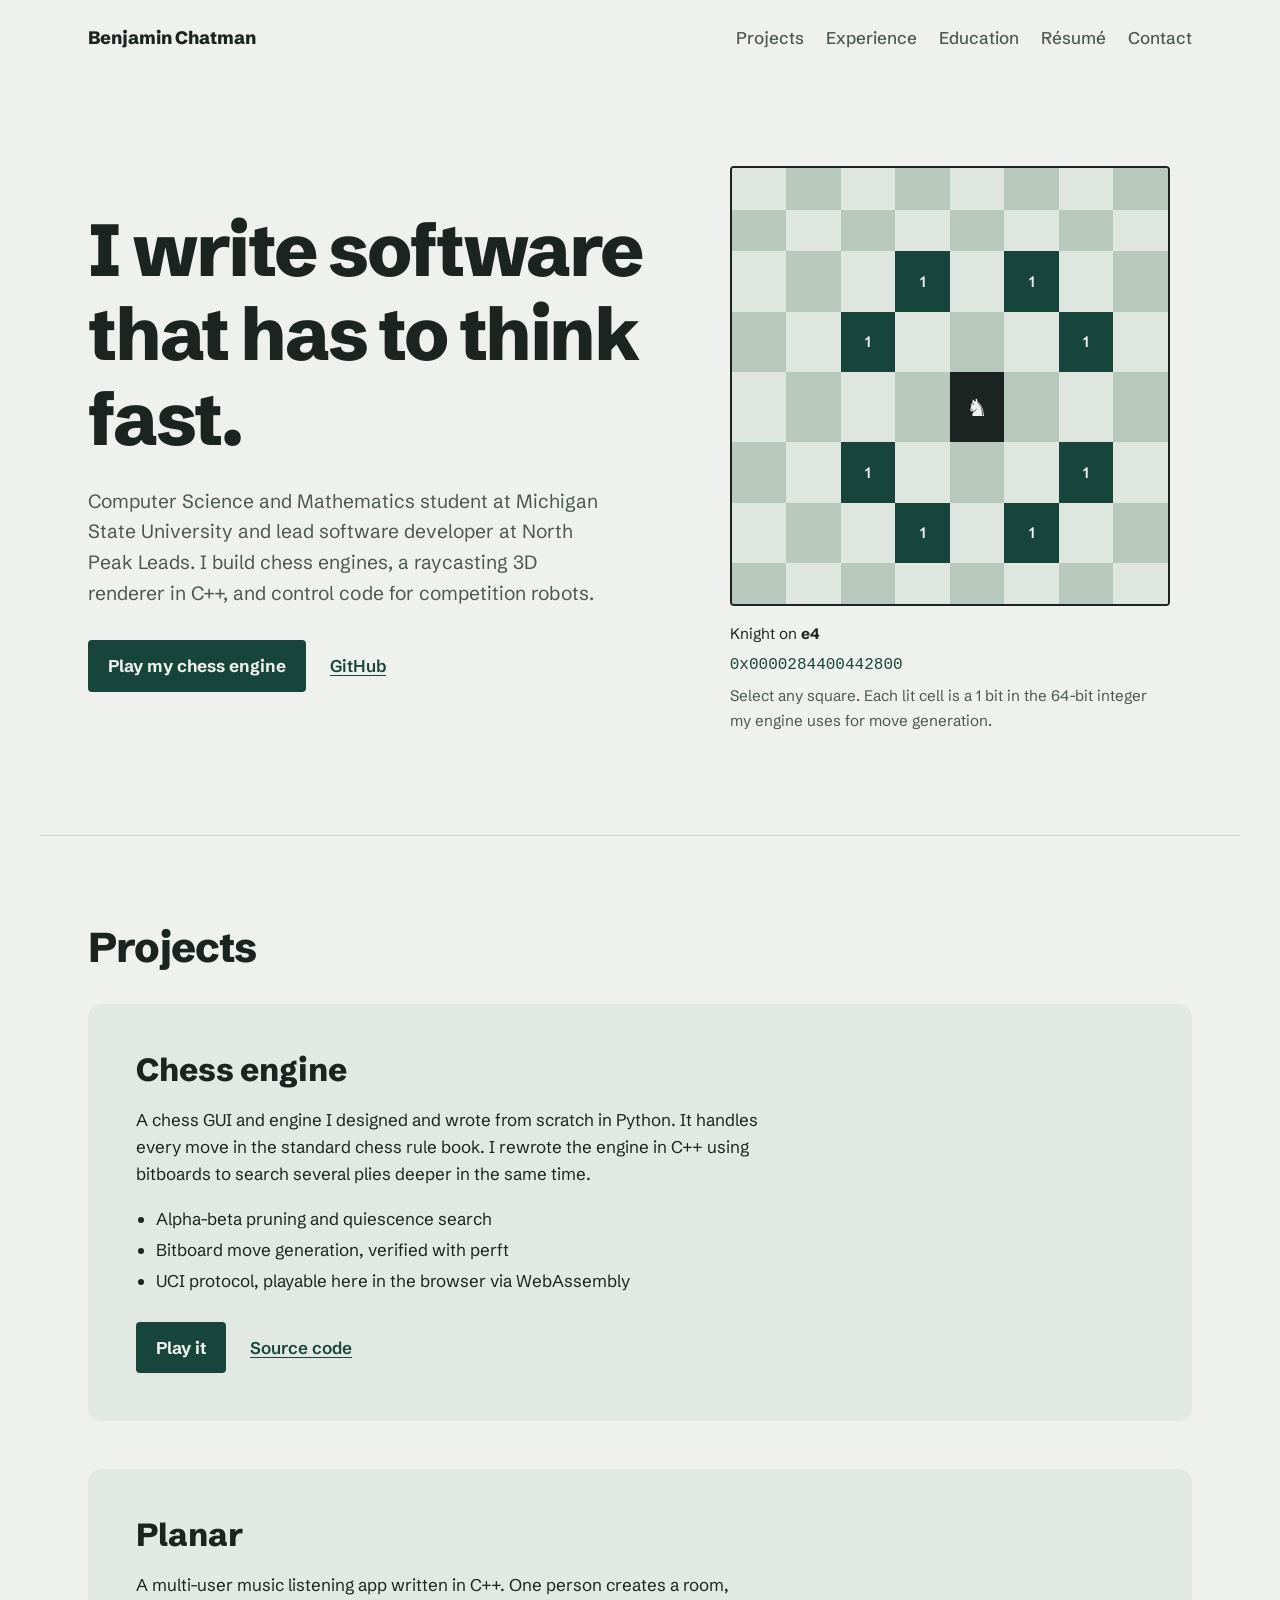
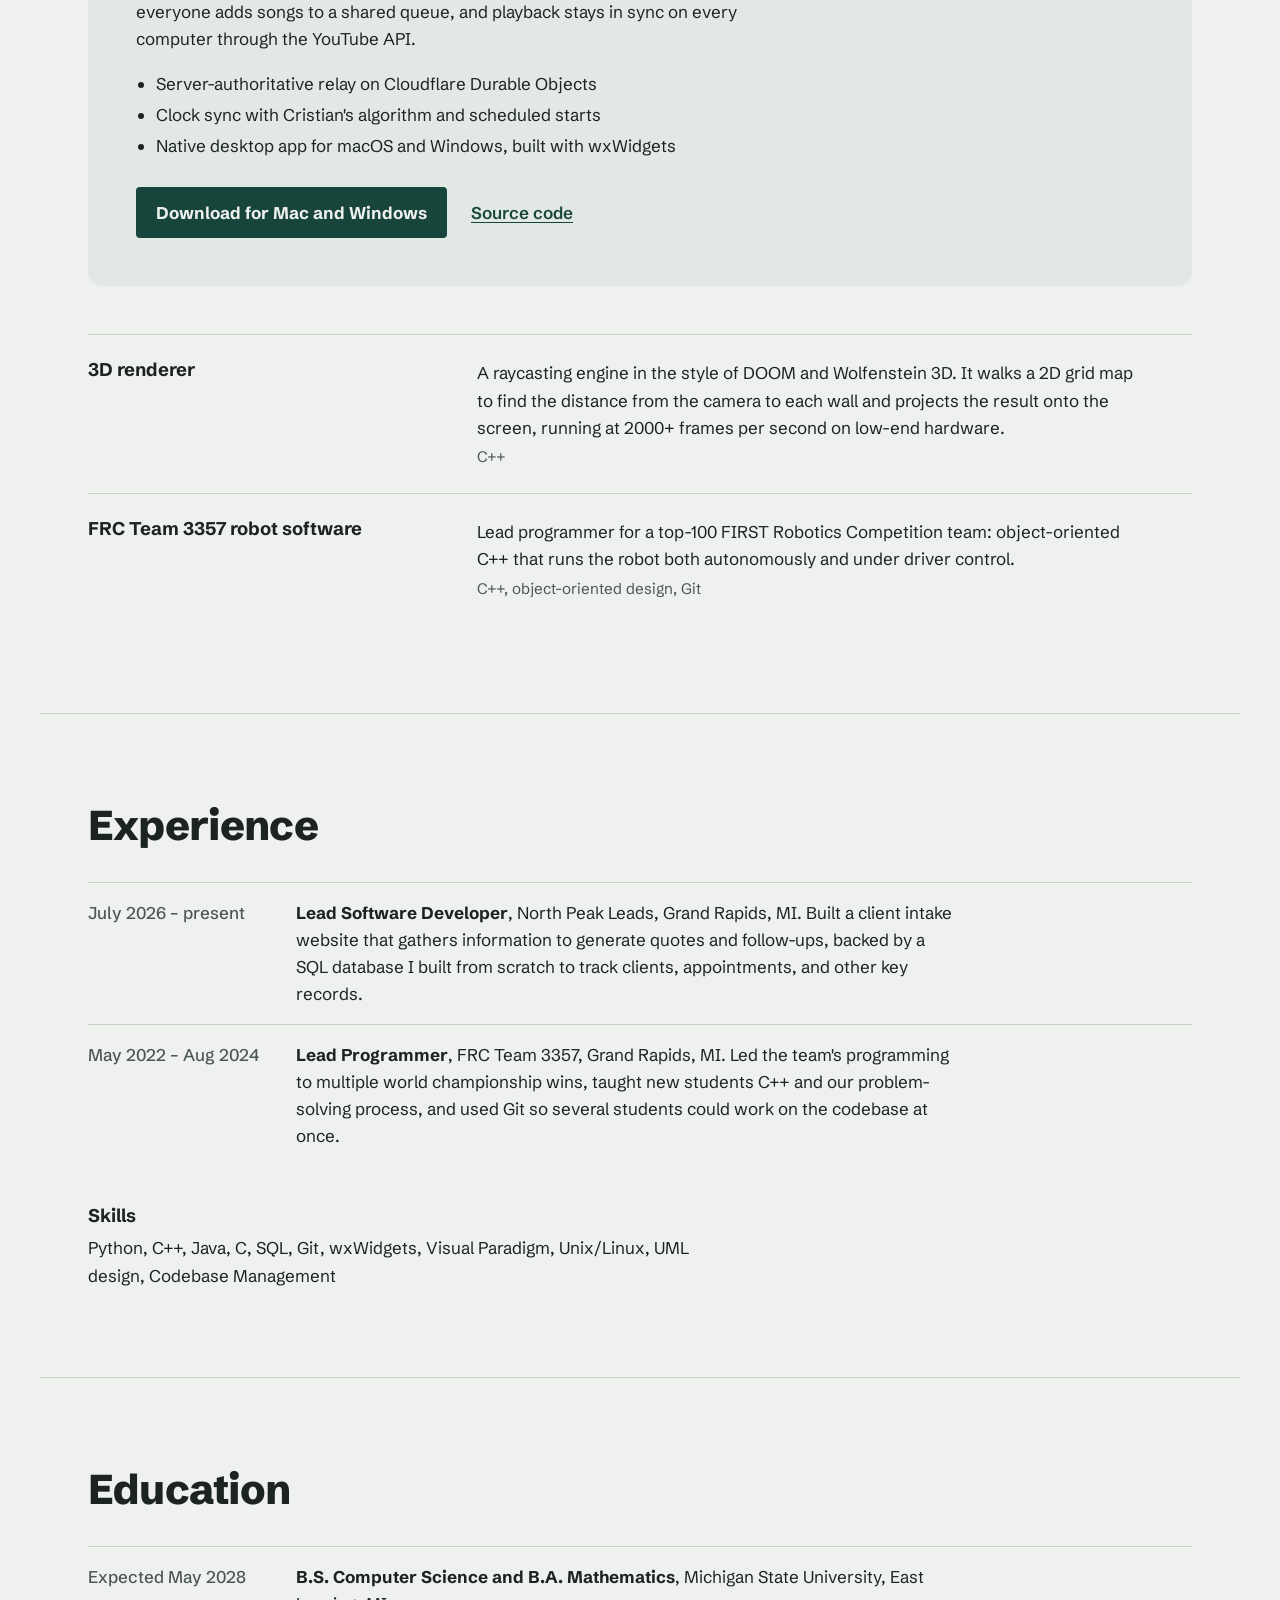
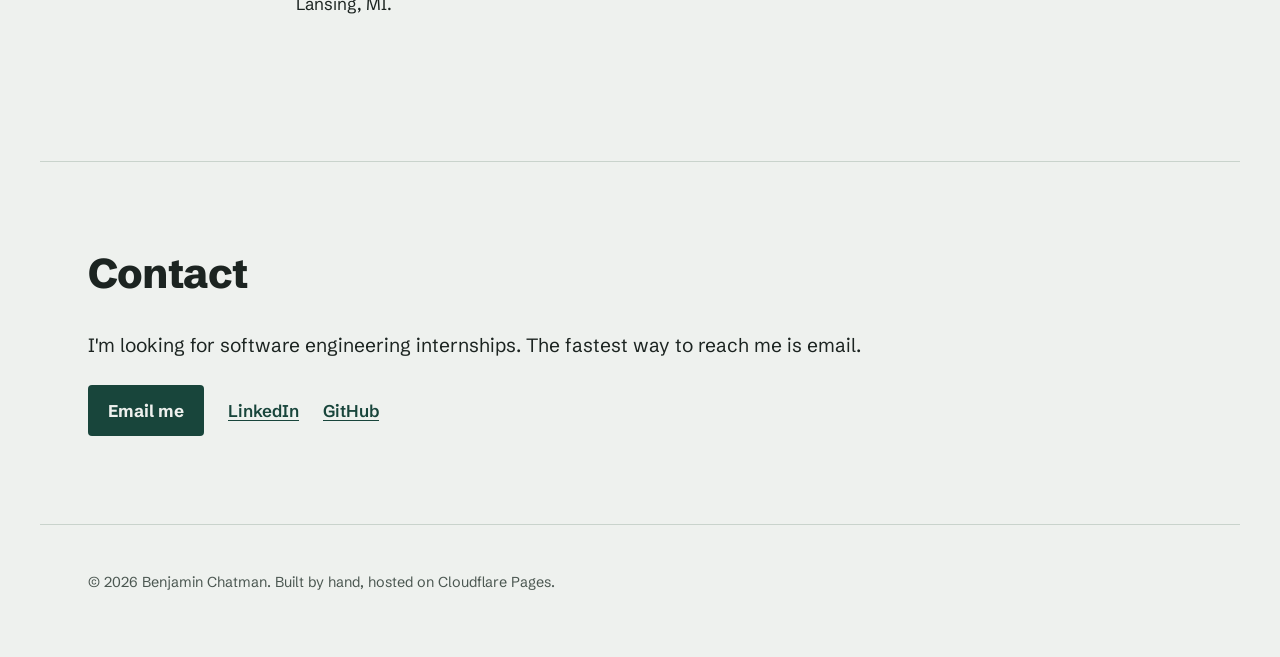
<file: index.html>
<!doctype html>
<html lang="en">
<head>
  <meta charset="utf-8">
  <meta name="viewport" content="width=device-width, initial-scale=1">
  <title>Benjamin Chatman</title>
  <meta name="description" content="Benjamin Chatman — Computer Science and Mathematics at Michigan State University. Chess engines, C++ rendering, and robot software.">
  <link rel="icon" href="/assets/favicon.svg" type="image/svg+xml">
  <link rel="preconnect" href="https://fonts.googleapis.com">
  <link rel="preconnect" href="https://fonts.gstatic.com" crossorigin>
  <link href="https://fonts.googleapis.com/css2?family=Schibsted+Grotesk:wght@400;500;700;800&display=swap" rel="stylesheet">
  <link rel="stylesheet" href="/styles.css">
</head>
<body>
  <a class="skip" href="#main">Skip to content</a>

  <header class="site-header">
    <a class="wordmark" href="/">Benjamin Chatman</a>
    <nav aria-label="Main">
      <a href="#projects">Projects</a>
      <a href="#experience">Experience</a>
      <a href="#education">Education</a>
      <a href="/Resume%20-%20Benjamin%20Chatman.pdf">Résumé</a>
      <a href="#contact">Contact</a>
    </nav>
  </header>

  <main id="main">
    <section class="hero">
      <div class="hero-text">
        <h1>I write software that has to think fast.</h1>
        <p class="lede">
          Computer Science and Mathematics student at Michigan State University
          and lead software developer at North Peak Leads. I build chess
          engines, a raycasting 3D renderer in C++, and control code for
          competition robots.
        </p>
        <p class="hero-links">
          <a class="button" href="/chess/">Play my chess engine</a>
          <a class="text-link" href="https://github.com/bennyjjumpin">GitHub</a>
        </p>
      </div>

      <figure class="bitboard" aria-labelledby="bb-caption">
        <div class="board" id="board" role="grid" aria-label="Chessboard. Select a square to see a knight's attack bitboard."></div>
        <figcaption id="bb-caption">
          <span class="bb-sq">Knight on <strong id="bb-square">e4</strong></span>
          <code id="bb-hex">0x0000284400442800</code>
          <span class="bb-hint">Select any square. Each lit cell is a 1 bit in the 64-bit integer my engine uses for move generation.</span>
        </figcaption>
      </figure>
    </section>

    <section id="projects" class="section">
      <h2>Projects</h2>

      <article class="feature">
        <div class="feature-body">
          <h3>Chess engine</h3>
          <p>
            A chess GUI and engine I designed and wrote from scratch in Python.
            It handles every move in the standard chess rule book. I rewrote the engine in C++
            using bitboards to search several plies deeper in the same time.
          </p>
          <ul class="facts">
            <li>Alpha-beta pruning and quiescence search</li>
            <li>Bitboard move generation, verified with perft</li>
            <li>UCI protocol, playable here in the browser via WebAssembly</li>
          </ul>
          <p class="feature-links">
            <a class="button" href="/chess/">Play it</a>
            <a class="text-link" href="https://github.com/bennyjjumpin/Chess_Engine">Source code</a>
          </p>
        </div>
      </article>

      <article class="feature">
        <div class="feature-body">
          <h3>Planar</h3>
          <p>
            A multi-user music listening app written in C++. One person creates
            a room, everyone adds songs to a shared queue, and playback stays
            in sync on every computer through the YouTube API.
          </p>
          <ul class="facts">
            <li>Server-authoritative relay on Cloudflare Durable Objects</li>
            <li>Clock sync with Cristian's algorithm and scheduled starts</li>
            <li>Native desktop app for macOS and Windows, built with wxWidgets</li>
          </ul>
          <p class="feature-links">
            <a class="button" href="/planar/">Download for Mac and Windows</a>
            <a class="text-link" href="https://github.com/bennyjjumpin/Planar">Source code</a>
          </p>
        </div>
      </article>

      <ul class="project-list">
        <li>
          <h3>3D renderer</h3>
          <p>A raycasting engine in the style of DOOM and Wolfenstein 3D. It walks a 2D grid map to find the distance from the camera to each wall and projects the result onto the screen, running at 2000+ frames per second on low-end hardware.</p>
          <p class="stack">C++</p>
        </li>
        <li>
          <h3>FRC Team 3357 robot software</h3>
          <p>Lead programmer for a top-100 FIRST Robotics Competition team: object-oriented C++ that runs the robot both autonomously and under driver control.</p>
          <p class="stack">C++, object-oriented design, Git</p>
        </li>
      </ul>
    </section>

    <section id="experience" class="section">
      <h2>Experience</h2>
      <dl class="timeline">
        <div>
          <dt>July 2026 – present</dt>
          <dd><strong>Lead Software Developer</strong>, North Peak Leads, Grand Rapids, MI. Built a client intake website that gathers information to generate quotes and follow-ups, backed by a SQL database I built from scratch to track clients, appointments, and other key records.</dd>
        </div>
        <div>
          <dt>May 2022 – Aug 2024</dt>
          <dd><strong>Lead Programmer</strong>, FRC Team 3357, Grand Rapids, MI. Led the team's programming to multiple world championship wins, taught new students C++ and our problem-solving process, and used Git so several students could work on the codebase at once.</dd>
        </div>
      </dl>

      <h3 class="subhead">Skills</h3>
      <p class="skills">Python, C++, Java, C, SQL, Git, wxWidgets, Visual Paradigm, Unix/Linux, UML design, Codebase Management</p>
    </section>

    <section id="education" class="section">
      <h2>Education</h2>
      <dl class="timeline">
        <div>
          <dt>Expected May 2028</dt>
          <dd><strong>B.S. Computer Science and B.A. Mathematics</strong>, Michigan State University, East Lansing, MI.</dd>
        </div>
      </dl>
    </section>

    <section id="contact" class="section contact">
      <h2>Contact</h2>
      <p>I'm looking for software engineering internships. The fastest way to reach me is email.</p>
      <p class="contact-links">
        <a class="button" href="mailto:bennyjjumpin05@gmail.com">Email me</a>
        <a class="text-link" href="https://www.linkedin.com/in/benjamin-chatman-3366b4305">LinkedIn</a>
        <a class="text-link" href="https://github.com/bennyjjumpin">GitHub</a>
      </p>
    </section>
  </main>

  <footer class="site-footer">
    <p>© <span id="year">2026</span> Benjamin Chatman. Built by hand, hosted on Cloudflare Pages.</p>
  </footer>

  <script src="/script.js" defer></script>
</body>
</html>
</file>
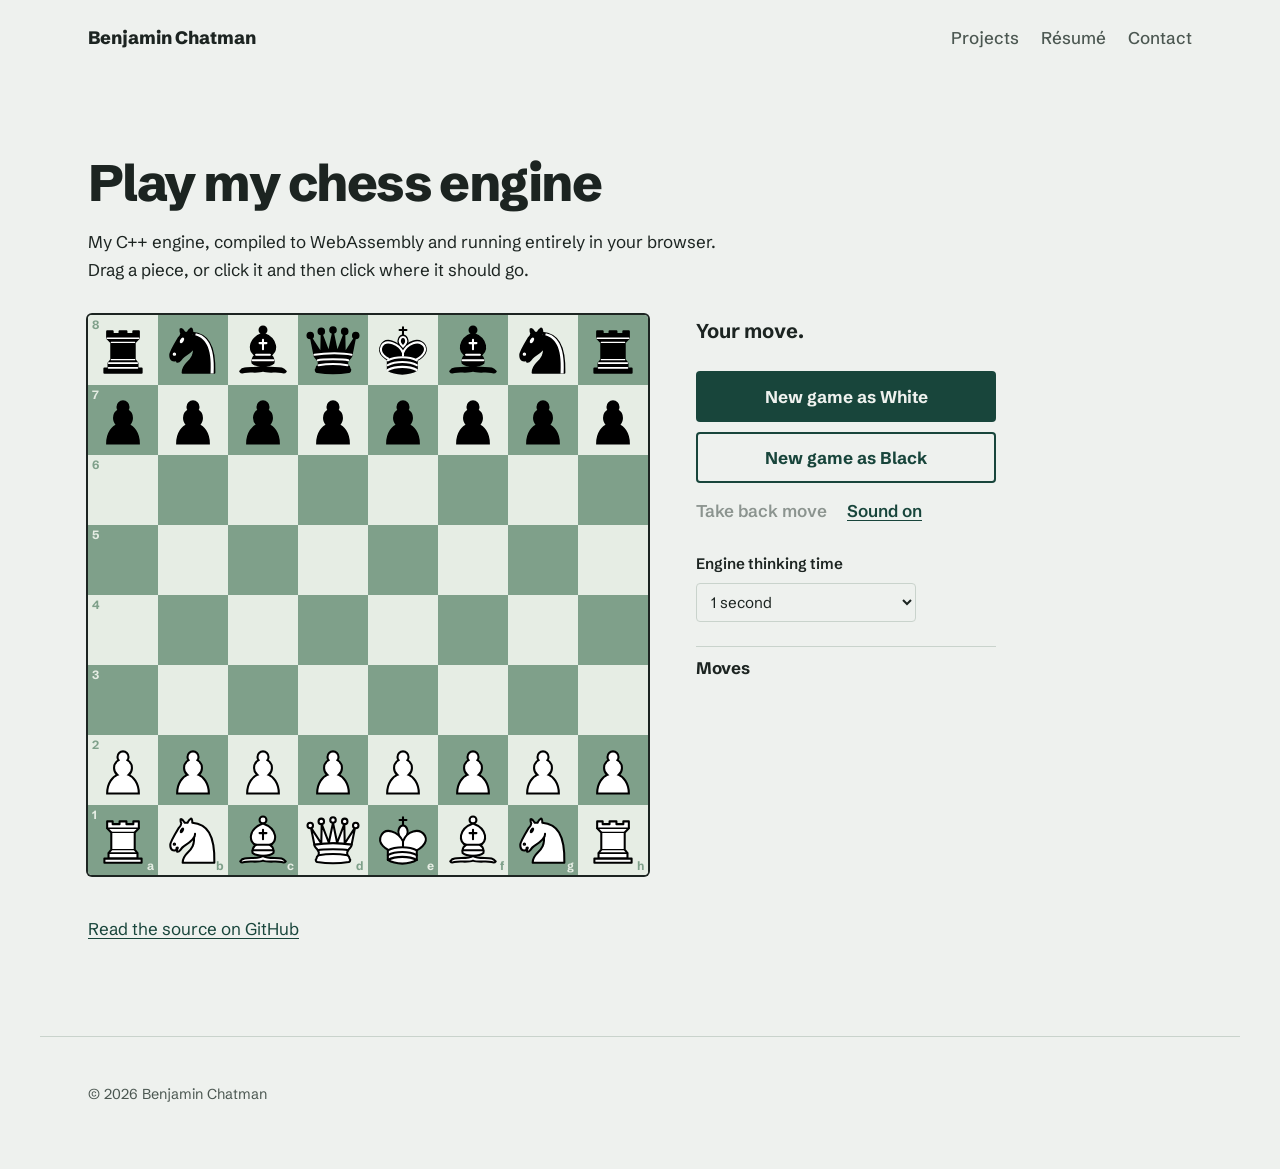
<file: chess/index.html>
<!doctype html>
<html lang="en">
<head>
  <meta charset="utf-8">
  <meta name="viewport" content="width=device-width, initial-scale=1">
  <title>Play my chess engine | Benjamin Chatman</title>
  <link rel="icon" href="/assets/favicon.svg" type="image/svg+xml">
  <link rel="preconnect" href="https://fonts.googleapis.com">
  <link rel="preconnect" href="https://fonts.gstatic.com" crossorigin>
  <link href="https://fonts.googleapis.com/css2?family=Schibsted+Grotesk:wght@400;500;700;800&display=swap" rel="stylesheet">
  <link rel="stylesheet" href="/styles.css">
  <link rel="stylesheet" href="chess.css">
</head>
<body>
  <header class="site-header">
    <a class="wordmark" href="/">Benjamin Chatman</a>
    <nav aria-label="Main">
      <a href="/#projects">Projects</a>
      <a href="/resume.pdf">Résumé</a>
      <a href="/#contact">Contact</a>
    </nav>
  </header>

  <main class="page">
    <h1>Play my chess engine</h1>
    <p class="intro">
      My C++ engine, compiled to WebAssembly and running entirely in your
      browser. Drag a piece, or click it and then click where it should go.
    </p>

    <div class="game">
      <div class="board-wrap">
        <div class="chessboard" id="board" role="grid" aria-label="Chessboard"></div>

        <div class="promo" id="promo" hidden>
          <p>Promote to</p>
          <div class="promo-choices" id="promo-choices"></div>
          <button type="button" class="text-button" id="promo-cancel">Cancel</button>
        </div>
      </div>

      <aside class="panel" aria-label="Game controls">
        <p class="status" id="status" aria-live="polite">Loading the engine…</p>

        <div class="controls">
          <button type="button" class="button" id="new-white">New game as White</button>
          <button type="button" class="button button-secondary" id="new-black">New game as Black</button>
          <div class="small-controls">
            <button type="button" class="text-button" id="undo">Take back move</button>
            <button type="button" class="text-button" id="sound" aria-pressed="true">Sound on</button>
          </div>
        </div>

        <label class="think">
          Engine thinking time
          <select id="think-time">
            <option value="250">0.25 seconds</option>
            <option value="1000" selected>1 second</option>
            <option value="3000">3 seconds</option>
          </select>
        </label>

        <div class="moves">
          <h2>Moves</h2>
          <ol id="move-list"></ol>
        </div>
      </aside>
    </div>

    <p class="source-link"><a href="https://github.com/bennyjjumpin/Chess-Engine">Read the source on GitHub</a></p>
  </main>

  <footer class="site-footer">
    <p>© 2026 Benjamin Chatman</p>
  </footer>

  <script src="chess.js" defer></script>
</body>
</html>
</file>
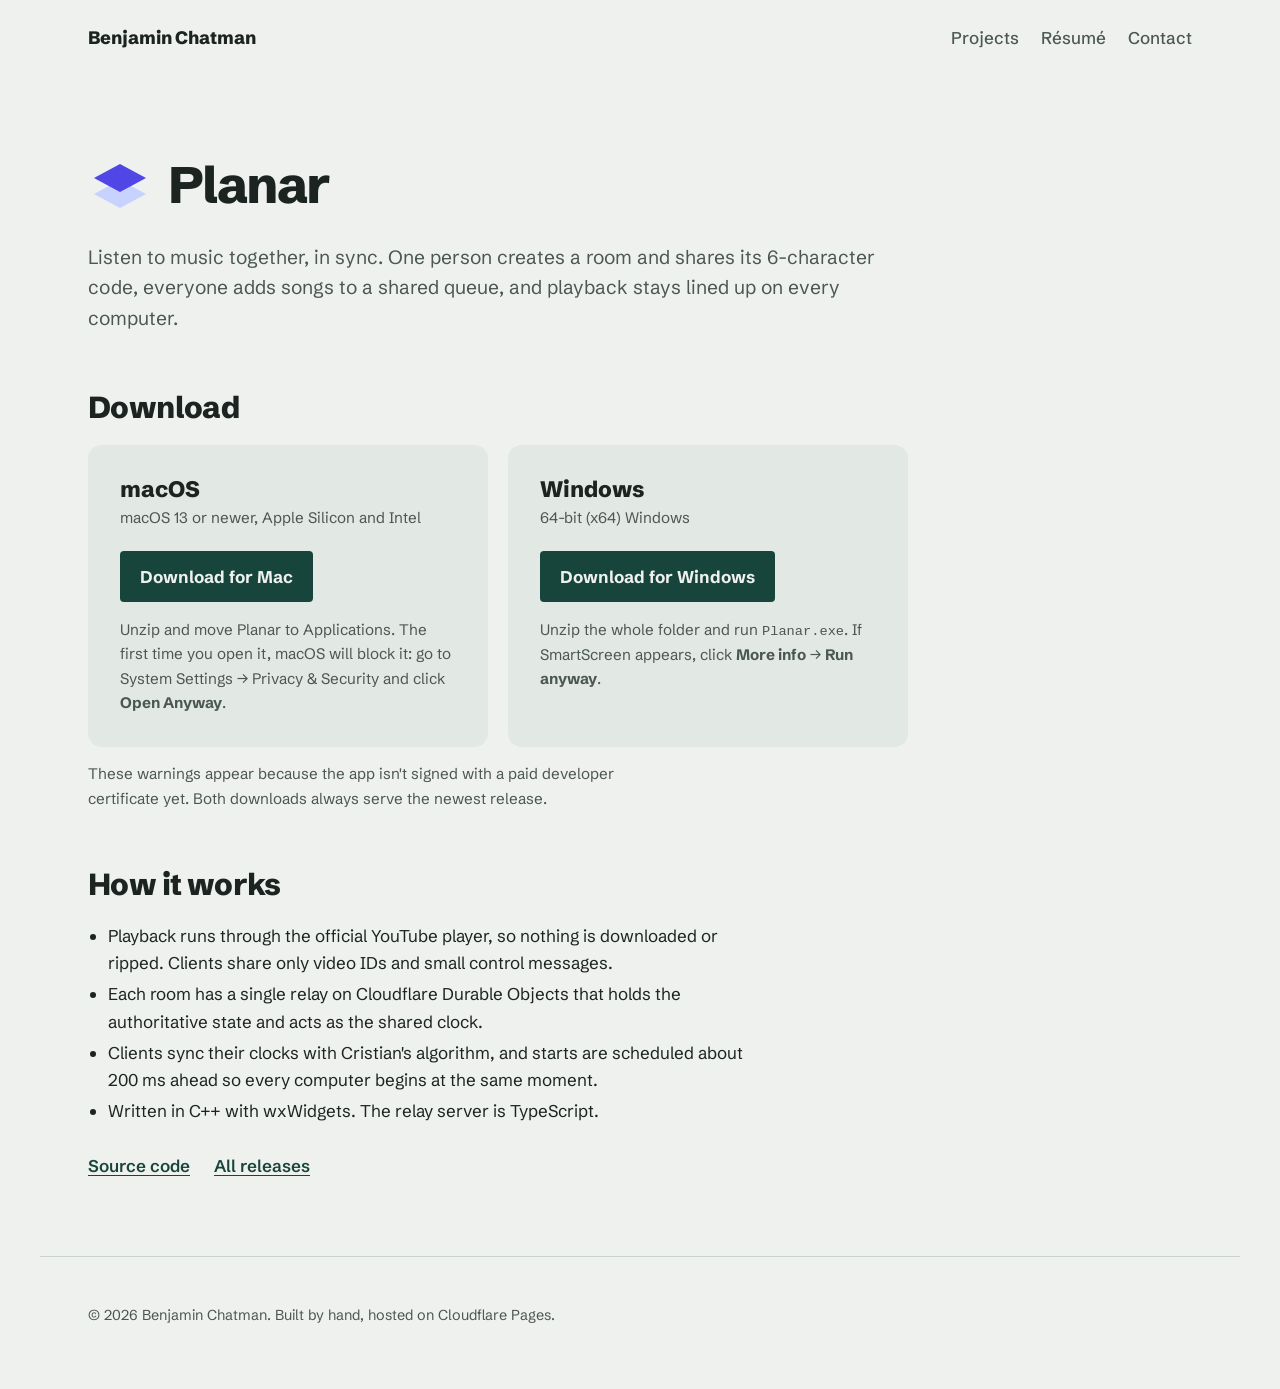
<file: planar/index.html>
<!doctype html>
<html lang="en">
<head>
  <meta charset="utf-8">
  <meta name="viewport" content="width=device-width, initial-scale=1">
  <title>Download Planar | Benjamin Chatman</title>
  <meta name="description" content="Planar, a desktop app for listening to music together in sync. Free download for macOS and Windows.">
  <link rel="icon" href="/planar/planar.svg" type="image/svg+xml">
  <link rel="preconnect" href="https://fonts.googleapis.com">
  <link rel="preconnect" href="https://fonts.gstatic.com" crossorigin>
  <link href="https://fonts.googleapis.com/css2?family=Schibsted+Grotesk:wght@400;500;700;800&display=swap" rel="stylesheet">
  <link rel="stylesheet" href="/styles.css">
</head>
<body>
  <a class="skip" href="#main">Skip to content</a>

  <header class="site-header">
    <a class="wordmark" href="/">Benjamin Chatman</a>
    <nav aria-label="Main">
      <a href="/#projects">Projects</a>
      <a href="/Resume%20-%20Benjamin%20Chatman.pdf">Résumé</a>
      <a href="/#contact">Contact</a>
    </nav>
  </header>

  <main id="main" class="page">
    <div class="app-title">
      <img src="/planar/planar.svg" width="64" height="64" alt="">
      <h1>Planar</h1>
    </div>
    <p class="lede">
      Listen to music together, in sync. One person creates a room and shares
      its 6-character code, everyone adds songs to a shared queue, and playback
      stays lined up on every computer.
    </p>

    <section class="downloads" aria-labelledby="dl-heading">
      <h2 id="dl-heading">Download</h2>
      <div class="download-grid">
        <div class="download">
          <h3>macOS</h3>
          <p class="stack">macOS 13 or newer, Apple Silicon and Intel</p>
          <a class="button" href="https://github.com/bennyjjumpin/Planar/releases/latest/download/Planar-mac.zip" download>Download for Mac</a>
          <p class="note">Unzip and move Planar to Applications. The first time you open it, macOS will block it: go to System Settings → Privacy &amp; Security and click <strong>Open Anyway</strong>.</p>
        </div>
        <div class="download">
          <h3>Windows</h3>
          <p class="stack">64-bit (x64) Windows</p>
          <a class="button" href="https://github.com/bennyjjumpin/Planar/releases/latest/download/Planar-windows.zip" download>Download for Windows</a>
          <p class="note">Unzip the whole folder and run <code>Planar.exe</code>. If SmartScreen appears, click <strong>More info</strong> → <strong>Run anyway</strong>.</p>
        </div>
      </div>
      <p class="note">These warnings appear because the app isn't signed with a paid developer certificate yet. Both downloads always serve the newest release.</p>
    </section>

    <section class="how" aria-labelledby="how-heading">
      <h2 id="how-heading">How it works</h2>
      <ul class="facts">
        <li>Playback runs through the official YouTube player, so nothing is downloaded or ripped. Clients share only video IDs and small control messages.</li>
        <li>Each room has a single relay on Cloudflare Durable Objects that holds the authoritative state and acts as the shared clock.</li>
        <li>Clients sync their clocks with Cristian's algorithm, and starts are scheduled about 200 ms ahead so every computer begins at the same moment.</li>
        <li>Written in C++ with wxWidgets. The relay server is TypeScript.</li>
      </ul>
      <p class="feature-links">
        <a class="text-link" href="https://github.com/bennyjjumpin/Planar">Source code</a>
        <a class="text-link" href="https://github.com/bennyjjumpin/Planar/releases">All releases</a>
      </p>
    </section>
  </main>

  <footer class="site-footer">
    <p>© 2026 Benjamin Chatman. Built by hand, hosted on Cloudflare Pages.</p>
  </footer>
</body>
</html>
</file>
<file: styles.css>
/* ---------- Tokens ---------- */
:root {
  --paper: #eef1ee;
  --paper-2: #e2e8e3;
  --ink: #1c2421;
  --ink-soft: #4b5751;
  --green: #18453b;       /* Spartan green */
  --green-lit: #2f7a62;
  --sq-light: #dfe6e0;
  --sq-dark: #b9c8bd;
  --bit-on: #18453b;
  --bit-on-text: #eef1ee;
  --rule: #c9d3cc;

  --font: "Schibsted Grotesk", system-ui, -apple-system, "Segoe UI", sans-serif;
  --measure: 66ch;
  --gutter: clamp(16px, 4vw, 48px);
  --radius-sm: 4px;
  --radius-lg: 14px;
}

@media (prefers-color-scheme: dark) {
  :root {
    --paper: #121a17;
    --paper-2: #1a2420;
    --ink: #e3e9e5;
    --ink-soft: #a6b3ac;
    --green: #6fb293;
    --green-lit: #8fd0b0;
    --sq-light: #24302b;
    --sq-dark: #1b2521;
    --bit-on: #6fb293;
    --bit-on-text: #0f1613;
    --rule: #2c3934;
  }
}

/* ---------- Base ---------- */
*, *::before, *::after { box-sizing: border-box; }

html { scroll-behavior: smooth; }
@media (prefers-reduced-motion: reduce) {
  html { scroll-behavior: auto; }
  * { transition: none !important; }
}

body {
  margin: 0;
  background: var(--paper);
  color: var(--ink);
  font-family: var(--font);
  font-size: 1.0625rem;
  line-height: 1.6;
  -webkit-font-smoothing: antialiased;
}

a { color: var(--green); text-underline-offset: 3px; }
a:hover { color: var(--green-lit); }
:focus-visible { outline: 3px solid var(--green-lit); outline-offset: 3px; border-radius: 2px; }

h1, h2, h3 { line-height: 1.15; margin: 0; }

.skip {
  position: absolute; left: -9999px; top: 8px;
  background: var(--ink); color: var(--paper); padding: 8px 12px;
}
.skip:focus { left: 8px; }

/* ---------- Header / footer ---------- */
.site-header {
  display: flex; flex-wrap: wrap; gap: 12px 32px;
  align-items: baseline; justify-content: space-between;
  padding: 24px var(--gutter);
  max-width: 1200px; margin: 0 auto;
}
.wordmark { font-weight: 800; font-size: 1.125rem; color: var(--ink); text-decoration: none; }
.site-header nav { display: flex; flex-wrap: wrap; gap: 4px 22px; }
.site-header nav a { color: var(--ink-soft); text-decoration: none; font-weight: 500; }
.site-header nav a:hover { color: var(--green); }

.site-footer {
  max-width: 1200px; margin: 0 auto;
  padding: 32px var(--gutter) 48px;
  color: var(--ink-soft); font-size: 0.9rem;
  border-top: 1px solid var(--rule);
}

/* ---------- Hero ---------- */
.hero {
  max-width: 1200px; margin: 0 auto;
  padding: clamp(32px, 7vw, 96px) var(--gutter) clamp(48px, 8vw, 112px);
  display: grid; gap: clamp(32px, 6vw, 80px);
  grid-template-columns: minmax(0, 1.1fr) minmax(0, 0.9fr);
  align-items: center;
}
.hero h1 {
  font-size: clamp(2.4rem, 6vw, 4.6rem);
  font-weight: 800;
  letter-spacing: -0.03em;
  max-width: 14ch;
}
.lede { font-size: 1.2rem; color: var(--ink-soft); max-width: 44ch; margin: 24px 0 32px; }
.hero-links, .feature-links, .contact-links {
  display: flex; flex-wrap: wrap; align-items: center; gap: 12px 24px; margin: 0;
}

.button {
  display: inline-block;
  background: var(--green); color: var(--paper);
  padding: 12px 20px; border-radius: var(--radius-sm);
  font-weight: 700; text-decoration: none;
}
.button:hover { background: var(--green-lit); color: var(--paper); }
.text-link { font-weight: 600; }

/* ---------- Bitboard figure ---------- */
.bitboard { margin: 0; }
.board {
  display: grid;
  grid-template-columns: repeat(8, 1fr);
  aspect-ratio: 1;
  width: 100%; max-width: 440px;
  border: 2px solid var(--ink);
  border-radius: var(--radius-sm);
  overflow: hidden;
}
.cell {
  appearance: none; border: 0; margin: 0; padding: 0;
  font: 600 clamp(0.7rem, 1.6vw, 0.95rem) var(--font);
  color: var(--ink-soft);
  background: var(--sq-light);
  cursor: pointer;
  display: grid; place-items: center;
  transition: background-color 120ms ease, color 120ms ease;
}
.cell.dark { background: var(--sq-dark); }
.cell.on { background: var(--bit-on); color: var(--bit-on-text); }
.cell.knight { background: var(--ink); color: var(--paper); font-size: clamp(1rem, 2.6vw, 1.5rem); }

.bitboard figcaption {
  display: grid; gap: 6px;
  max-width: 440px; margin-top: 16px;
  font-size: 0.95rem; color: var(--ink-soft);
}
.bb-sq { color: var(--ink); }
.bitboard code {
  font-family: ui-monospace, "SF Mono", Menlo, Consolas, monospace;
  font-size: 1rem; color: var(--green); word-break: break-all;
}

/* ---------- Sections ---------- */
.section {
  max-width: 1200px; margin: 0 auto;
  padding: clamp(48px, 7vw, 88px) var(--gutter);
  border-top: 1px solid var(--rule);
}
.section h2 { font-size: clamp(1.8rem, 3.6vw, 2.6rem); font-weight: 800; letter-spacing: -0.02em; margin-bottom: 32px; }
.section p { max-width: var(--measure); }

/* Featured project gets the weight; the rest are a quiet list. */
.feature {
  background: var(--paper-2);
  border-radius: var(--radius-lg);
  padding: clamp(24px, 4vw, 48px);
  margin-bottom: 48px;
}
.feature h3 { font-size: clamp(1.5rem, 3vw, 2rem); font-weight: 800; margin-bottom: 12px; }
.facts { padding-left: 1.2em; margin: 16px 0 28px; max-width: var(--measure); }
.facts li { margin: 4px 0; }

.project-list { list-style: none; padding: 0; margin: 0; }
.project-list li {
  display: grid;
  grid-template-columns: minmax(0, 1fr) minmax(0, 2fr);
  gap: 4px 32px;
  padding: 24px 0;
  border-top: 1px solid var(--rule);
}
.project-list h3 { font-size: 1.15rem; font-weight: 700; grid-row: span 2; }
.project-list p { margin: 0; }
.stack { color: var(--ink-soft); font-size: 0.95rem; }

.timeline { margin: 0 0 40px; }
.timeline > div {
  display: grid; grid-template-columns: 11rem minmax(0, 1fr);
  gap: 4px 32px; padding: 16px 0; border-top: 1px solid var(--rule);
}
.timeline dt { color: var(--ink-soft); font-weight: 500; }
.timeline dd { margin: 0; max-width: var(--measure); }
.subhead { font-size: 1.15rem; font-weight: 700; margin-bottom: 8px; }
.skills { margin: 0; }

.contact p:first-of-type { font-size: 1.2rem; margin: 0 0 24px; }

/* ---------- Simple inner pages (chess, 404) ---------- */
.page {
  max-width: 1200px; margin: 0 auto;
  padding: clamp(32px, 6vw, 80px) var(--gutter);
}
.page h1 { font-size: clamp(2rem, 5vw, 3.2rem); font-weight: 800; letter-spacing: -0.03em; margin-bottom: 16px; }
.page p { max-width: var(--measure); }
.placeholder {
  display: grid; place-items: center;
  aspect-ratio: 1; max-width: 520px; margin: 32px 0;
  border: 2px dashed var(--rule); border-radius: var(--radius-lg);
  color: var(--ink-soft); text-align: center; padding: 24px;
}

/* ---------- Planar download page ---------- */
.app-title { display: flex; align-items: center; gap: 16px; margin-bottom: 8px; }
.app-title h1 { margin: 0; }
.page h2 { font-size: clamp(1.4rem, 3vw, 1.9rem); font-weight: 800; letter-spacing: -0.02em; margin: 0 0 20px; }
.downloads, .how { margin-top: clamp(32px, 5vw, 56px); }
.download-grid {
  display: grid; gap: 20px;
  grid-template-columns: repeat(auto-fit, minmax(min(100%, 300px), 1fr));
  max-width: 820px;
}
.download {
  background: var(--paper-2);
  border-radius: var(--radius-lg);
  padding: clamp(20px, 3vw, 32px);
}
.download h3 { font-size: 1.4rem; font-weight: 800; }
.download .stack { margin: 4px 0 20px; }
.note { color: var(--ink-soft); font-size: 0.95rem; }
.download .note { margin: 16px 0 0; }
.page code { font-family: ui-monospace, "SF Mono", Menlo, Consolas, monospace; font-size: 0.9em; }

/* ---------- Mobile ---------- */
@media (max-width: 820px) {
  .hero { grid-template-columns: 1fr; }
  .board, .bitboard figcaption { max-width: 100%; }
  .project-list li, .timeline > div { grid-template-columns: 1fr; }
  .project-list h3 { grid-row: auto; }
}
</file>
<file: chess/chess.css>
/* Board page. Colors come from the tokens in /styles.css, so the board
   follows the site's palette in both light and dark mode. */

:root {
  /* Board colors: greens from the site palette, kept the same in dark mode
     so both white and black pieces stay easy to see on every square. */
  --board-light: #e6ede4;
  --board-dark: #7fa08a;
  --hl-last: rgba(214, 219, 92, 0.55);
  --hl-selected: rgba(24, 69, 59, 0.4);
  --hl-target: rgba(24, 69, 59, 0.38);
  --hl-check: rgba(214, 64, 52, 0.85);
}

.intro { margin: 0 0 32px; }

.game {
  display: grid;
  grid-template-columns: minmax(0, 560px) minmax(0, 300px);
  gap: clamp(24px, 4vw, 48px);
  align-items: start;
}

/* ---------- Board ---------- */

.board-wrap { position: relative; }

/* Named "chessboard" because the homepage already uses .board for its demo. */
.chessboard {
  touch-action: none;            /* dragging a piece shouldn't scroll the page */
  display: grid;
  grid-template-columns: repeat(8, 1fr);
  grid-template-rows: repeat(8, 1fr);
  aspect-ratio: 1;
  width: 100%;
  border-radius: var(--radius-sm);
  overflow: hidden;
  box-shadow: 0 0 0 2px var(--ink);
  user-select: none;
  container-type: inline-size;   /* lets pieces size themselves from the board width */
}

.sq {
  position: relative;
  min-width: 0;
  min-height: 0;
  appearance: none;
  border: 0;
  padding: 0;
  margin: 0;
  display: grid;
  place-items: center;
  cursor: default;
  font: inherit;
}
.sq.light { background: var(--board-light); }
.sq.dark  { background: var(--board-dark); }
.sq.movable { cursor: grab; }
.sq.target, .sq.target-capture { cursor: pointer; }
body.dragging, body.dragging .sq { cursor: grabbing; }

/* The piece being dragged: its home square shows a faded copy. */
.sq.drag-from img, .sq.drag-from .glyph { opacity: 0.3; }
.drag-ghost {
  position: fixed;
  z-index: 1000;
  pointer-events: none;
  transform: translate(-50%, -50%);
  display: grid;
  place-items: center;
}
.drag-ghost img { width: 100%; height: 100%; }
.drag-ghost .glyph { line-height: 1; }

/* Highlights are drawn as overlays so they combine with either square color. */
.sq::before {
  content: "";
  position: absolute;
  inset: 0;
  pointer-events: none;
}
.sq.last::before     { background: var(--hl-last); }
.sq.selected::before { background: var(--hl-selected); }
.sq.check::before    { background: radial-gradient(circle, var(--hl-check) 0%, transparent 72%); }

/* Legal-move markers: a dot on empty squares, a ring around capturable pieces. */
.sq.target::after,
.sq.target-capture::after {
  content: "";
  position: absolute;
  pointer-events: none;
}
.sq.target::after {
  width: 30%;
  height: 30%;
  border-radius: 50%;
  background: var(--hl-target);
}
.sq.target-capture::after {
  inset: 4%;
  border-radius: 50%;
  border: 0.45em solid var(--hl-target);
}

/* Pieces are positioned over the square, so they can never stretch a row. */
.sq img,
.sq .glyph {
  position: absolute;
  inset: 6%;
  width: 88%;
  height: 88%;
  pointer-events: none;
}
.sq .glyph {
  display: grid;
  place-items: center;
  font-size: 10cqw;     /* 10% of the board's width */
  line-height: 1;
}
.glyph-w { color: #fbfbf8; text-shadow: 0 0 2px #111, 0 0 1px #111; }
.glyph-b { color: #161616; text-shadow: 0 0 2px rgba(255, 255, 255, 0.35); }

.coord {
  position: absolute;
  font-size: clamp(0.55rem, 1.4vw, 0.75rem);
  font-weight: 700;
  line-height: 1;
  pointer-events: none;
}
.sq.light .coord { color: var(--board-dark); }
.sq.dark .coord  { color: var(--board-light); }
.coord-rank { top: 4px; left: 4px; }
.coord-file { bottom: 3px; right: 4px; }

.sq:focus-visible { outline: 3px solid var(--green-lit); outline-offset: -3px; z-index: 1; }

/* ---------- Promotion picker ---------- */

.promo {
  position: absolute;
  inset: 0;
  display: grid;
  place-content: center;
  justify-items: center;
  gap: 12px;
  background: color-mix(in srgb, var(--paper) 85%, transparent);
  border-radius: var(--radius-sm);
}
.promo[hidden] { display: none; }
.promo p { margin: 0; font-weight: 700; }
.promo-choices { display: flex; gap: 8px; }
.promo-choice {
  width: clamp(56px, 12vw, 80px);
  aspect-ratio: 1;
  display: grid;
  place-items: center;
  border: 2px solid var(--rule);
  border-radius: var(--radius-sm);
  background: var(--board-light);
  cursor: pointer;
  padding: 0;
}
.promo-choice:hover { border-color: var(--green); }
.promo-choice img { width: 85%; height: 85%; }
.promo-choice .glyph { font-size: clamp(2.2rem, 8vw, 3.4rem); line-height: 1; }

/* ---------- Side panel ---------- */

.panel { display: grid; gap: 24px; }

.status {
  margin: 0;
  font-size: 1.25rem;
  font-weight: 700;
  min-height: 1.6em;
}
.status-error { color: #b3362c; font-size: 1rem; }

.controls { display: grid; gap: 10px; justify-items: start; }
.small-controls { display: flex; flex-wrap: wrap; gap: 4px 20px; }
.controls .button { width: 100%; text-align: center; border: 0; cursor: pointer; font: inherit; font-weight: 700; }
.button-secondary {
  background: transparent;
  color: var(--green);
  box-shadow: inset 0 0 0 2px var(--green);
}
.button-secondary:hover { background: var(--paper-2); color: var(--green); }
.button:disabled { opacity: 0.5; cursor: not-allowed; }

.text-button {
  appearance: none;
  background: none;
  border: 0;
  padding: 4px 0;
  color: var(--green);
  font: inherit;
  font-weight: 600;
  text-decoration: underline;
  text-underline-offset: 3px;
  cursor: pointer;
}
.text-button:disabled { color: var(--ink-soft); opacity: 0.6; cursor: not-allowed; text-decoration: none; }

.think { display: grid; gap: 6px; font-weight: 600; font-size: 0.95rem; }
.think select {
  font: inherit;
  font-weight: 400;
  padding: 8px 10px;
  border: 1px solid var(--rule);
  border-radius: var(--radius-sm);
  background: var(--paper);
  color: var(--ink);
  max-width: 220px;
}

.moves h2 { font-size: 1.05rem; font-weight: 700; margin: 0 0 8px; }
.moves {
  max-height: 260px;
  overflow-y: auto;
  border-top: 1px solid var(--rule);
  padding-top: 12px;
}
.moves ol {
  margin: 0;
  padding-left: 2.2em;
  font-variant-numeric: tabular-nums;
  white-space: pre;
}
.moves li { padding: 1px 0; }

.source-link { margin-top: 40px; }

@media (max-width: 820px) {
  .game { grid-template-columns: 1fr; }
}
</file>
